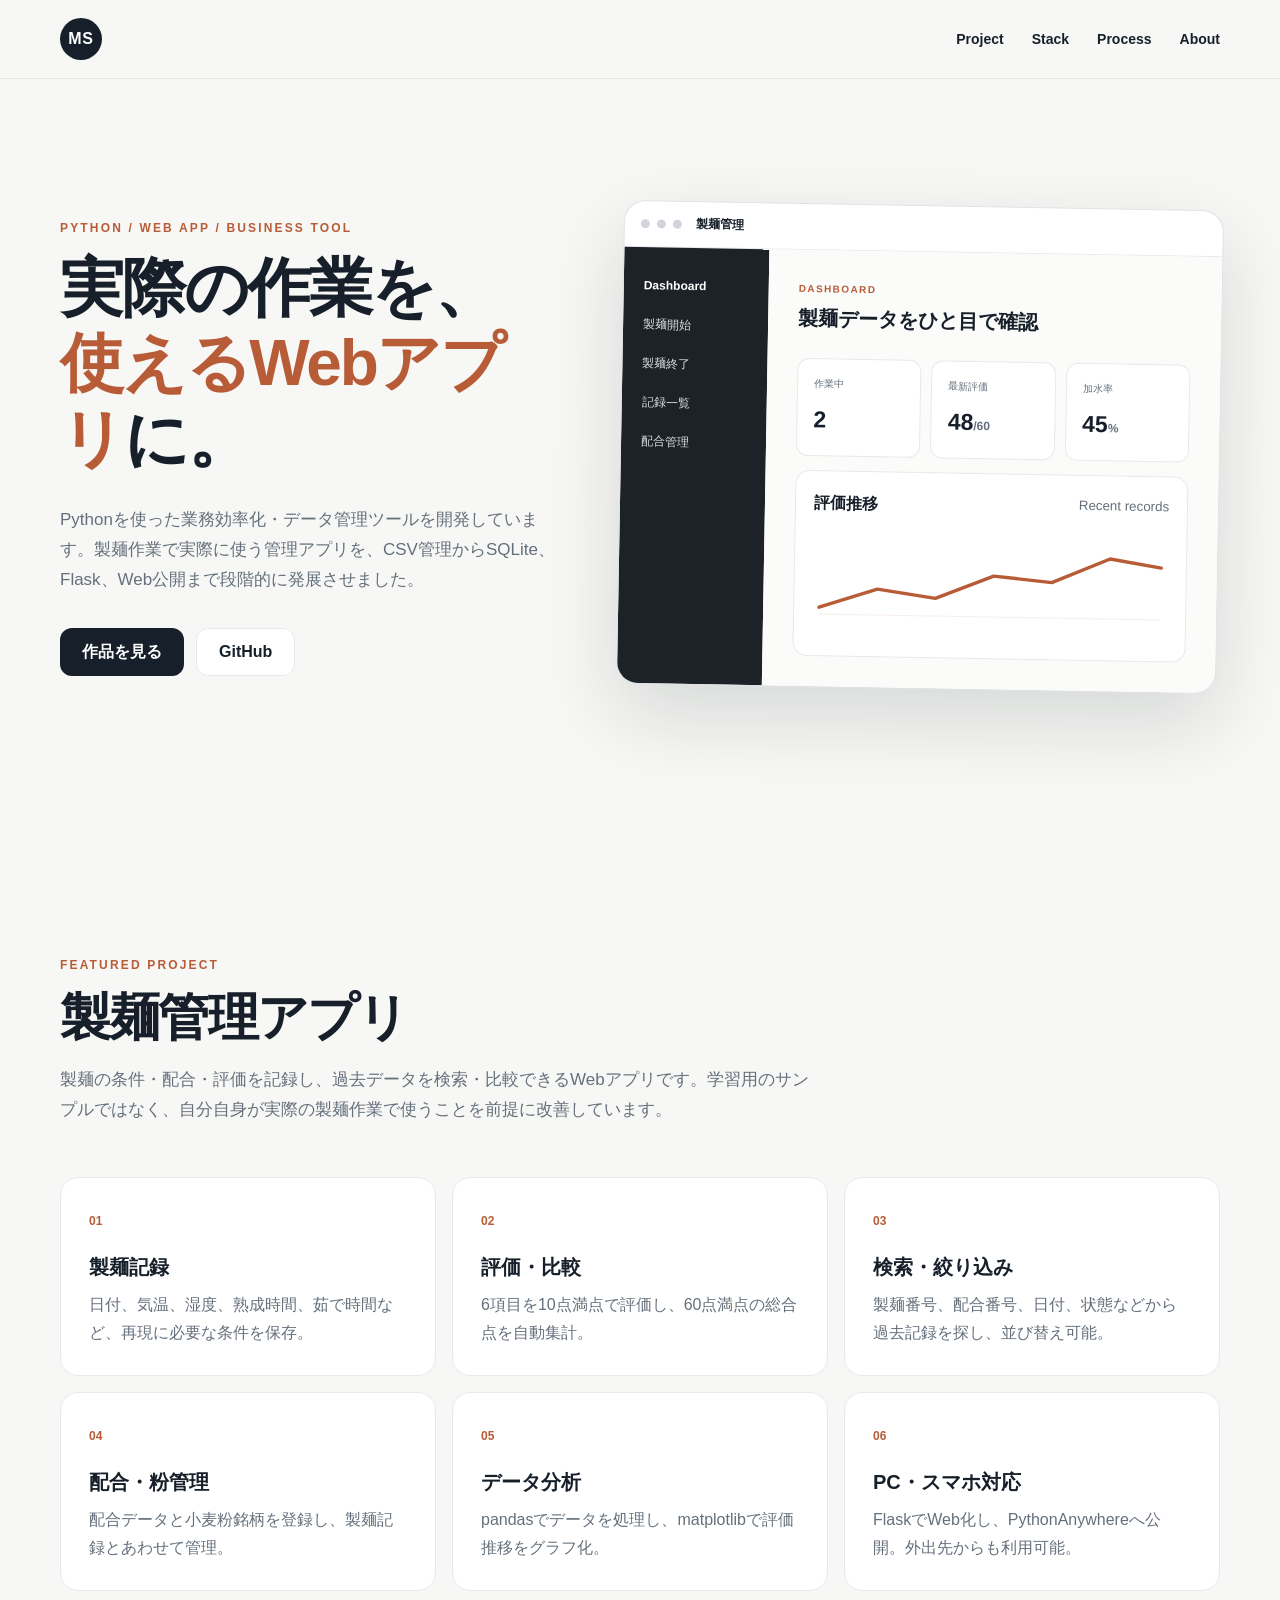
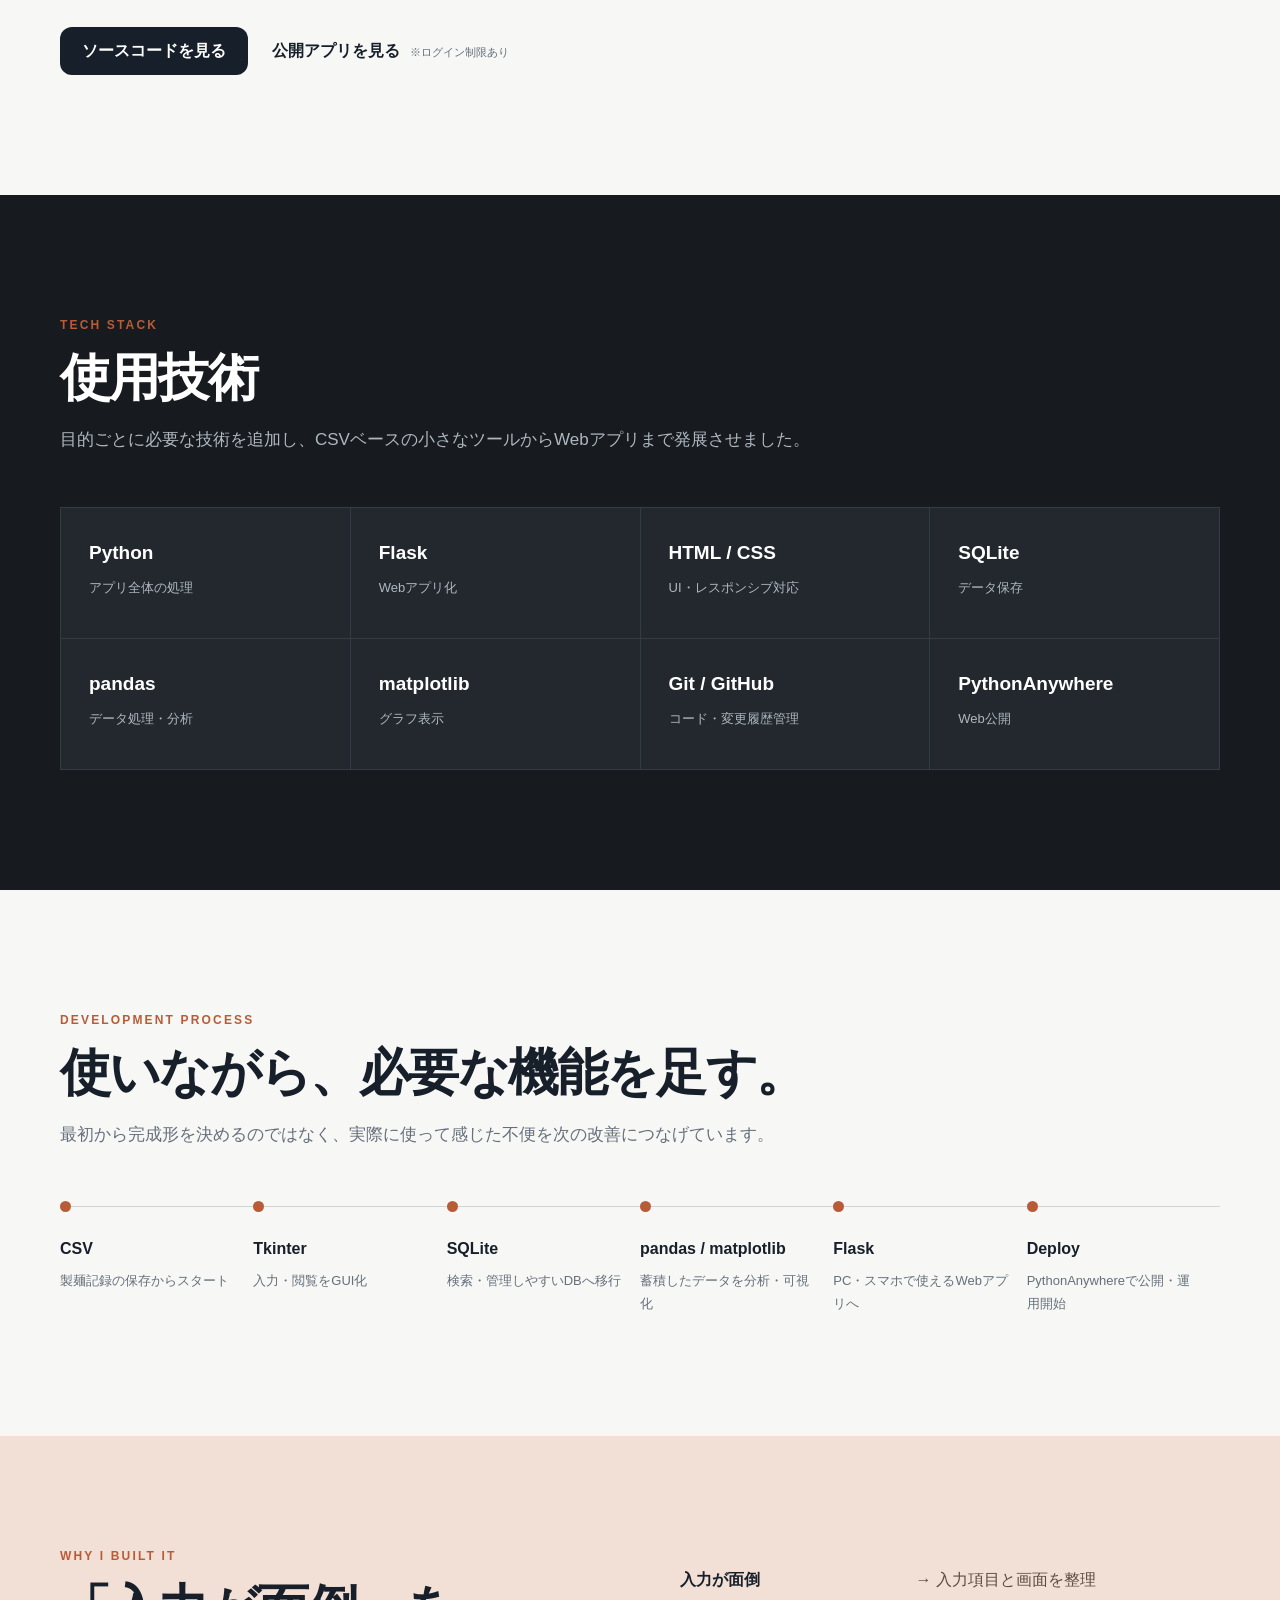
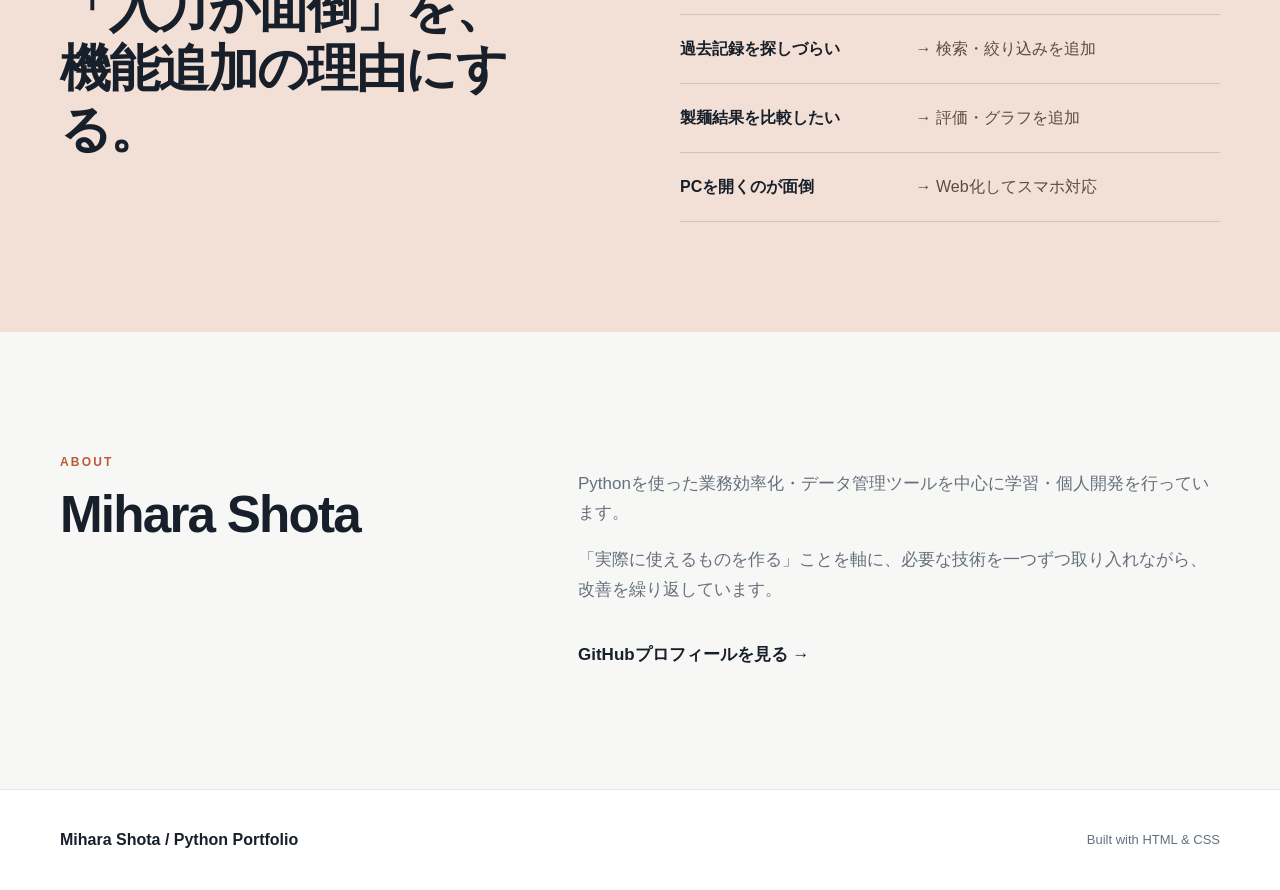
<file: docs/index.html>
<!doctype html>
<html lang="ja">
<head>
  <meta charset="utf-8">
  <meta name="viewport" content="width=device-width, initial-scale=1">
  <meta name="description" content="Python・Flask・SQLiteで開発した製麺管理アプリのポートフォリオ">
  <title>Mihara Shota | Python Portfolio</title>
  <link rel="stylesheet" href="style.css">
</head>
<body>
  <header class="site-header">
    <a class="brand" href="#top">MS</a>
    <nav aria-label="メインナビゲーション">
      <a href="#project">Project</a>
      <a href="#stack">Stack</a>
      <a href="#process">Process</a>
      <a href="#about">About</a>
    </nav>
  </header>

  <main id="top">
    <section class="hero section-shell">
      <div class="hero-copy">
        <p class="eyebrow">PYTHON / WEB APP / BUSINESS TOOL</p>
        <h1>実際の作業を、<br><span>使えるWebアプリ</span>に。</h1>
        <p class="hero-lead">Pythonを使った業務効率化・データ管理ツールを開発しています。製麺作業で実際に使う管理アプリを、CSV管理からSQLite、Flask、Web公開まで段階的に発展させました。</p>
        <div class="actions">
          <a class="button primary" href="#project">作品を見る</a>
          <a class="button secondary" href="https://github.com/mihara2140-glitch/udon-production-manager" target="_blank" rel="noreferrer">GitHub</a>
        </div>
      </div>

      <div class="app-preview" aria-label="製麺管理アプリのイメージ">
        <div class="preview-bar"><span></span><span></span><span></span><strong>製麺管理</strong></div>
        <div class="preview-body">
          <aside>
            <b>Dashboard</b>
            <span>製麺開始</span>
            <span>製麺終了</span>
            <span>記録一覧</span>
            <span>配合管理</span>
          </aside>
          <div class="preview-main">
            <p class="mini-label">DASHBOARD</p>
            <h3>製麺データをひと目で確認</h3>
            <div class="kpis">
              <div><small>作業中</small><b>2</b></div>
              <div><small>最新評価</small><b>48<span>/60</span></b></div>
              <div><small>加水率</small><b>45<span>%</span></b></div>
            </div>
            <div class="chart-card">
              <div class="chart-title"><b>評価推移</b><small>Recent records</small></div>
              <svg viewBox="0 0 520 150" role="img" aria-label="評価推移のイメージ">
                <polyline points="10,120 95,92 180,104 265,70 350,78 435,42 510,54" fill="none" stroke="currentColor" stroke-width="5" stroke-linecap="round" stroke-linejoin="round"/>
                <line x1="10" y1="130" x2="510" y2="130" stroke="currentColor" opacity=".15"/>
              </svg>
            </div>
          </div>
        </div>
      </div>
    </section>

    <section id="project" class="section-shell project-section">
      <div class="section-heading">
        <p class="eyebrow">FEATURED PROJECT</p>
        <h2>製麺管理アプリ</h2>
        <p>製麺の条件・配合・評価を記録し、過去データを検索・比較できるWebアプリです。学習用のサンプルではなく、自分自身が実際の製麺作業で使うことを前提に改善しています。</p>
      </div>

      <div class="feature-grid">
        <article><span>01</span><h3>製麺記録</h3><p>日付、気温、湿度、熟成時間、茹で時間など、再現に必要な条件を保存。</p></article>
        <article><span>02</span><h3>評価・比較</h3><p>6項目を10点満点で評価し、60点満点の総合点を自動集計。</p></article>
        <article><span>03</span><h3>検索・絞り込み</h3><p>製麺番号、配合番号、日付、状態などから過去記録を探し、並び替え可能。</p></article>
        <article><span>04</span><h3>配合・粉管理</h3><p>配合データと小麦粉銘柄を登録し、製麺記録とあわせて管理。</p></article>
        <article><span>05</span><h3>データ分析</h3><p>pandasでデータを処理し、matplotlibで評価推移をグラフ化。</p></article>
        <article><span>06</span><h3>PC・スマホ対応</h3><p>FlaskでWeb化し、PythonAnywhereへ公開。外出先からも利用可能。</p></article>
      </div>

      <div class="project-links">
        <a class="button primary" href="https://github.com/mihara2140-glitch/udon-production-manager" target="_blank" rel="noreferrer">ソースコードを見る</a>
        <a class="text-link" href="https://mihara2140.pythonanywhere.com" target="_blank" rel="noreferrer">公開アプリを見る <span>※ログイン制限あり</span></a>
      </div>
    </section>

    <section id="stack" class="dark-section">
      <div class="section-shell">
        <div class="section-heading light">
          <p class="eyebrow">TECH STACK</p>
          <h2>使用技術</h2>
          <p>目的ごとに必要な技術を追加し、CSVベースの小さなツールからWebアプリまで発展させました。</p>
        </div>
        <div class="stack-grid">
          <div><b>Python</b><span>アプリ全体の処理</span></div>
          <div><b>Flask</b><span>Webアプリ化</span></div>
          <div><b>HTML / CSS</b><span>UI・レスポンシブ対応</span></div>
          <div><b>SQLite</b><span>データ保存</span></div>
          <div><b>pandas</b><span>データ処理・分析</span></div>
          <div><b>matplotlib</b><span>グラフ表示</span></div>
          <div><b>Git / GitHub</b><span>コード・変更履歴管理</span></div>
          <div><b>PythonAnywhere</b><span>Web公開</span></div>
        </div>
      </div>
    </section>

    <section id="process" class="section-shell process-section">
      <div class="section-heading">
        <p class="eyebrow">DEVELOPMENT PROCESS</p>
        <h2>使いながら、必要な機能を足す。</h2>
        <p>最初から完成形を決めるのではなく、実際に使って感じた不便を次の改善につなげています。</p>
      </div>
      <ol class="timeline">
        <li><b>CSV</b><span>製麺記録の保存からスタート</span></li>
        <li><b>Tkinter</b><span>入力・閲覧をGUI化</span></li>
        <li><b>SQLite</b><span>検索・管理しやすいDBへ移行</span></li>
        <li><b>pandas / matplotlib</b><span>蓄積したデータを分析・可視化</span></li>
        <li><b>Flask</b><span>PC・スマホで使えるWebアプリへ</span></li>
        <li><b>Deploy</b><span>PythonAnywhereで公開・運用開始</span></li>
      </ol>
    </section>

    <section class="problem-solution">
      <div class="section-shell quote-grid">
        <div>
          <p class="eyebrow">WHY I BUILT IT</p>
          <h2>「入力が面倒」を、<br>機能追加の理由にする。</h2>
        </div>
        <div class="improvement-list">
          <p><b>入力が面倒</b><span>→ 入力項目と画面を整理</span></p>
          <p><b>過去記録を探しづらい</b><span>→ 検索・絞り込みを追加</span></p>
          <p><b>製麺結果を比較したい</b><span>→ 評価・グラフを追加</span></p>
          <p><b>PCを開くのが面倒</b><span>→ Web化してスマホ対応</span></p>
        </div>
      </div>
    </section>

    <section id="about" class="section-shell about-section">
      <div>
        <p class="eyebrow">ABOUT</p>
        <h2>Mihara Shota</h2>
      </div>
      <div>
        <p>Pythonを使った業務効率化・データ管理ツールを中心に学習・個人開発を行っています。</p>
        <p>「実際に使えるものを作る」ことを軸に、必要な技術を一つずつ取り入れながら、改善を繰り返しています。</p>
        <a class="text-link" href="https://github.com/mihara2140-glitch" target="_blank" rel="noreferrer">GitHubプロフィールを見る →</a>
      </div>
    </section>
  </main>

  <footer>
    <div class="section-shell footer-inner">
      <b>Mihara Shota / Python Portfolio</b>
      <span>Built with HTML & CSS</span>
    </div>
  </footer>
</body>
</html>
</file>
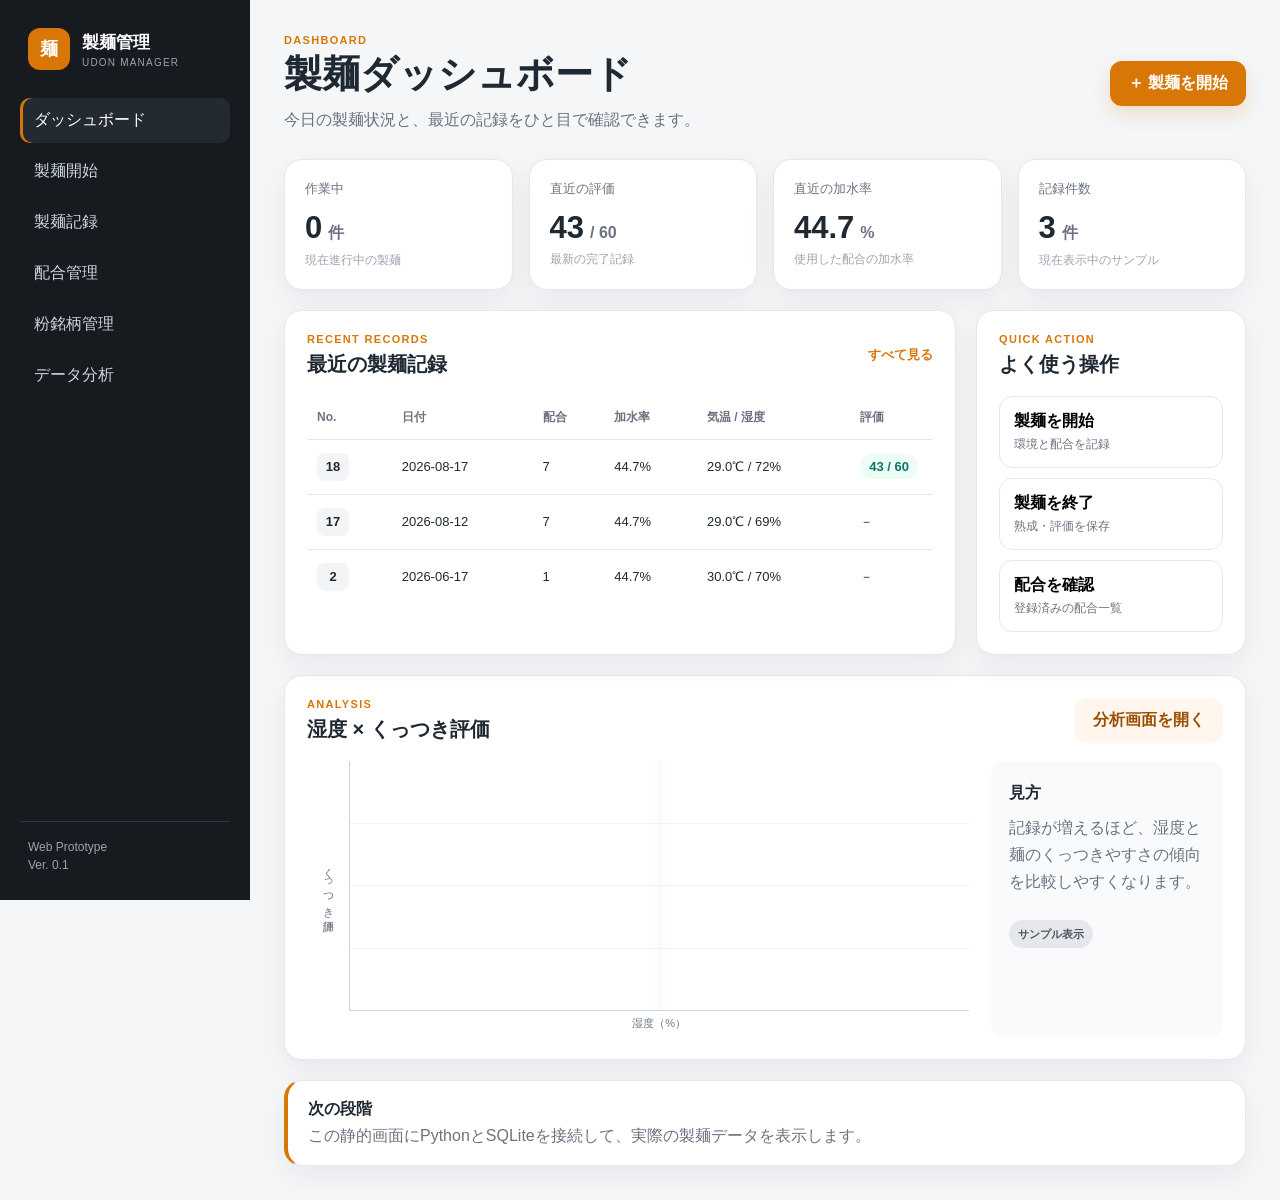
<file: web/index.html>
<!DOCTYPE html>
<html lang="ja">
<head>
    <meta charset="UTF-8">
    <meta name="viewport" content="width=device-width, initial-scale=1.0">
    <title>製麺管理アプリ - Web Prototype</title>
    <link rel="stylesheet" href="style.css">
</head>
<body>
    <div class="app-shell">
        <aside class="sidebar">
            <div class="brand">
                <div class="brand-mark">麺</div>
                <div>
                    <p class="brand-name">製麺管理</p>
                    <p class="brand-sub">UDON MANAGER</p>
                </div>
            </div>

            <nav class="nav-menu" aria-label="メインメニュー">
                <a class="nav-item active" href="#dashboard">ダッシュボード</a>
                <a class="nav-item" href="#start">製麺開始</a>
                <a class="nav-item" href="#records">製麺記録</a>
                <a class="nav-item" href="#recipes">配合管理</a>
                <a class="nav-item" href="#flours">粉銘柄管理</a>
                <a class="nav-item" href="#analysis">データ分析</a>
            </nav>

            <div class="sidebar-footer">
                <p>Web Prototype</p>
                <span>Ver. 0.1</span>
            </div>
        </aside>

        <main class="main-content" id="dashboard">
            <header class="page-header">
                <div>
                    <p class="eyebrow">DASHBOARD</p>
                    <h1>製麺ダッシュボード</h1>
                    <p class="header-copy">今日の製麺状況と、最近の記録をひと目で確認できます。</p>
                </div>
                <button class="primary-button" type="button">＋ 製麺を開始</button>
            </header>

            <section class="kpi-grid" aria-label="製麺状況">
                <article class="kpi-card">
                    <p class="kpi-label">作業中</p>
                    <div class="kpi-row">
                        <strong>0</strong>
                        <span>件</span>
                    </div>
                    <p class="kpi-note">現在進行中の製麺</p>
                </article>

                <article class="kpi-card">
                    <p class="kpi-label">直近の評価</p>
                    <div class="kpi-row">
                        <strong>43</strong>
                        <span>/ 60</span>
                    </div>
                    <p class="kpi-note">最新の完了記録</p>
                </article>

                <article class="kpi-card">
                    <p class="kpi-label">直近の加水率</p>
                    <div class="kpi-row">
                        <strong>44.7</strong>
                        <span>%</span>
                    </div>
                    <p class="kpi-note">使用した配合の加水率</p>
                </article>

                <article class="kpi-card">
                    <p class="kpi-label">記録件数</p>
                    <div class="kpi-row">
                        <strong>3</strong>
                        <span>件</span>
                    </div>
                    <p class="kpi-note">現在表示中のサンプル</p>
                </article>
            </section>

            <section class="content-grid">
                <article class="panel records-panel" id="records">
                    <div class="panel-header">
                        <div>
                            <p class="panel-kicker">RECENT RECORDS</p>
                            <h2>最近の製麺記録</h2>
                        </div>
                        <a href="#records" class="text-link">すべて見る</a>
                    </div>

                    <div class="table-wrap">
                        <table>
                            <thead>
                                <tr>
                                    <th>No.</th>
                                    <th>日付</th>
                                    <th>配合</th>
                                    <th>加水率</th>
                                    <th>気温 / 湿度</th>
                                    <th>評価</th>
                                </tr>
                            </thead>
                            <tbody>
                                <tr>
                                    <td><span class="record-no">18</span></td>
                                    <td>2026-08-17</td>
                                    <td>7</td>
                                    <td>44.7%</td>
                                    <td>29.0℃ / 72%</td>
                                    <td><span class="score-badge">43 / 60</span></td>
                                </tr>
                                <tr>
                                    <td><span class="record-no">17</span></td>
                                    <td>2026-08-12</td>
                                    <td>7</td>
                                    <td>44.7%</td>
                                    <td>29.0℃ / 69%</td>
                                    <td>－</td>
                                </tr>
                                <tr>
                                    <td><span class="record-no">2</span></td>
                                    <td>2026-06-17</td>
                                    <td>1</td>
                                    <td>44.7%</td>
                                    <td>30.0℃ / 70%</td>
                                    <td>－</td>
                                </tr>
                            </tbody>
                        </table>
                    </div>
                </article>

                <article class="panel quick-panel" id="start">
                    <div class="panel-header">
                        <div>
                            <p class="panel-kicker">QUICK ACTION</p>
                            <h2>よく使う操作</h2>
                        </div>
                    </div>

                    <div class="quick-actions">
                        <button type="button" class="quick-button">
                            <span class="quick-title">製麺を開始</span>
                            <span class="quick-copy">環境と配合を記録</span>
                        </button>
                        <button type="button" class="quick-button">
                            <span class="quick-title">製麺を終了</span>
                            <span class="quick-copy">熟成・評価を保存</span>
                        </button>
                        <button type="button" class="quick-button" id="recipes">
                            <span class="quick-title">配合を確認</span>
                            <span class="quick-copy">登録済みの配合一覧</span>
                        </button>
                    </div>
                </article>
            </section>

            <section class="panel analysis-panel" id="analysis">
                <div class="panel-header">
                    <div>
                        <p class="panel-kicker">ANALYSIS</p>
                        <h2>湿度 × くっつき評価</h2>
                    </div>
                    <button class="secondary-button" type="button">分析画面を開く</button>
                </div>

                <div class="chart-layout">
                    <div class="chart-box" aria-label="湿度とくっつき評価のサンプルグラフ">
                        <div class="chart-y-label">くっつき評価</div>
                        <div class="chart-area">
                            <span class="grid-line line-1"></span>
                            <span class="grid-line line-2"></span>
                            <span class="grid-line line-3"></span>
                            <span class="chart-dot dot-1" title="No.18"></span>
                            <span class="chart-dot dot-2" title="No.17"></span>
                            <span class="chart-dot dot-3" title="No.2"></span>
                        </div>
                        <div class="chart-x-label">湿度（%）</div>
                    </div>

                    <div class="analysis-note">
                        <p class="analysis-note-title">見方</p>
                        <p>記録が増えるほど、湿度と麺のくっつきやすさの傾向を比較しやすくなります。</p>
                        <div class="note-chip">サンプル表示</div>
                    </div>
                </div>
            </section>

            <section class="mobile-hint" id="flours">
                <strong>次の段階</strong>
                <p>この静的画面にPythonとSQLiteを接続して、実際の製麺データを表示します。</p>
            </section>
        </main>
    </div>
</body>
</html>
</file>
<file: docs/style.css>
:root {
  --ink: #17202a;
  --muted: #65707c;
  --line: #e6e9ed;
  --paper: #f7f7f5;
  --white: #ffffff;
  --accent: #b85c38;
  --accent-soft: #f2dfd5;
  --dark: #171b1f;
  --dark-2: #22282e;
}

* { box-sizing: border-box; }
html { scroll-behavior: smooth; }
body {
  margin: 0;
  color: var(--ink);
  background: var(--paper);
  font-family: -apple-system, BlinkMacSystemFont, "Segoe UI", "Hiragino Kaku Gothic ProN", "Yu Gothic", Meiryo, sans-serif;
  line-height: 1.75;
}

a { color: inherit; }
.section-shell { width: min(1160px, calc(100% - 48px)); margin: 0 auto; }

.site-header {
  position: sticky;
  top: 0;
  z-index: 20;
  display: flex;
  justify-content: space-between;
  align-items: center;
  padding: 18px max(24px, calc((100vw - 1160px) / 2));
  background: rgba(247,247,245,.9);
  backdrop-filter: blur(14px);
  border-bottom: 1px solid rgba(23,32,42,.08);
}
.brand {
  display: grid;
  place-items: center;
  width: 42px;
  height: 42px;
  border-radius: 50%;
  background: var(--ink);
  color: white;
  text-decoration: none;
  font-weight: 800;
  letter-spacing: .05em;
}
nav { display: flex; gap: 28px; }
nav a { text-decoration: none; font-size: 14px; font-weight: 700; }

.hero {
  min-height: 84vh;
  display: grid;
  grid-template-columns: .95fr 1.15fr;
  align-items: center;
  gap: 64px;
  padding: 90px 0 110px;
}
.eyebrow {
  margin: 0 0 12px;
  color: var(--accent);
  font-size: 12px;
  font-weight: 800;
  letter-spacing: .18em;
}
.hero h1, .section-heading h2, .about-section h2, .problem-solution h2 {
  margin: 0;
  line-height: 1.18;
  letter-spacing: -.035em;
}
.hero h1 { font-size: clamp(46px, 5vw, 74px); }
.hero h1 span { color: var(--accent); }
.hero-lead { max-width: 640px; margin: 28px 0 0; color: var(--muted); font-size: 17px; }
.actions { display: flex; gap: 12px; margin-top: 34px; flex-wrap: wrap; }
.button {
  display: inline-flex;
  align-items: center;
  justify-content: center;
  min-height: 48px;
  padding: 0 22px;
  border-radius: 12px;
  text-decoration: none;
  font-weight: 800;
}
.button.primary { background: var(--ink); color: white; }
.button.secondary { border: 1px solid var(--line); background: white; }

.app-preview {
  overflow: hidden;
  border: 1px solid #dfe3e7;
  border-radius: 22px;
  background: white;
  box-shadow: 0 30px 80px rgba(23,32,42,.14);
  transform: rotate(1deg);
}
.preview-bar {
  height: 46px;
  display: flex;
  align-items: center;
  gap: 7px;
  padding: 0 16px;
  border-bottom: 1px solid var(--line);
}
.preview-bar span { width: 9px; height: 9px; border-radius: 50%; background: #cfd5da; }
.preview-bar strong { margin-left: 7px; font-size: 12px; }
.preview-body { display: grid; grid-template-columns: 145px 1fr; min-height: 410px; }
.preview-body aside { padding: 28px 20px; background: #1c2228; color: #d7dde2; display: flex; flex-direction: column; gap: 18px; font-size: 12px; }
.preview-body aside b { color: white; }
.preview-main { padding: 30px; background: #fbfbfa; }
.preview-main h3 { margin: 3px 0 22px; font-size: 20px; }
.mini-label { margin: 0; color: var(--accent); font-size: 10px; font-weight: 800; letter-spacing: .14em; }
.kpis { display: grid; grid-template-columns: repeat(3, 1fr); gap: 10px; }
.kpis div { padding: 16px; border: 1px solid var(--line); border-radius: 12px; background: white; }
.kpis small { display: block; color: var(--muted); font-size: 10px; }
.kpis b { display: block; margin-top: 7px; font-size: 23px; }
.kpis b span { font-size: 12px; color: var(--muted); }
.chart-card { margin-top: 14px; padding: 18px; border: 1px solid var(--line); border-radius: 14px; background: white; color: var(--accent); }
.chart-title { display: flex; justify-content: space-between; color: var(--ink); }
.chart-title small { color: var(--muted); }
.chart-card svg { width: 100%; height: auto; margin-top: 8px; }

.project-section, .process-section, .about-section { padding: 120px 0; }
.section-heading { max-width: 760px; }
.section-heading h2, .about-section h2, .problem-solution h2 { font-size: clamp(34px, 4vw, 54px); }
.section-heading > p:last-child { color: var(--muted); font-size: 17px; }
.feature-grid { display: grid; grid-template-columns: repeat(3, 1fr); gap: 16px; margin-top: 52px; }
.feature-grid article {
  padding: 28px;
  background: white;
  border: 1px solid var(--line);
  border-radius: 18px;
}
.feature-grid article > span { color: var(--accent); font-size: 12px; font-weight: 800; }
.feature-grid h3 { margin: 16px 0 6px; font-size: 20px; }
.feature-grid p { margin: 0; color: var(--muted); }
.project-links { display: flex; align-items: center; gap: 24px; flex-wrap: wrap; margin-top: 36px; }
.text-link { font-weight: 800; text-decoration: none; }
.text-link span { display: inline-block; color: var(--muted); font-size: 11px; font-weight: 500; margin-left: 6px; }

.dark-section { background: var(--dark); color: white; padding: 120px 0; }
.section-heading.light > p:last-child { color: #aeb7bf; }
.stack-grid { display: grid; grid-template-columns: repeat(4, 1fr); gap: 1px; margin-top: 52px; background: #343b42; border: 1px solid #343b42; }
.stack-grid div { padding: 28px; background: var(--dark-2); min-height: 130px; }
.stack-grid b { display: block; font-size: 19px; }
.stack-grid span { display: block; margin-top: 8px; color: #aeb7bf; font-size: 13px; }

.timeline { list-style: none; margin: 56px 0 0; padding: 0; display: grid; grid-template-columns: repeat(6, 1fr); border-top: 1px solid #cfd4d8; }
.timeline li { position: relative; padding: 28px 18px 0 0; }
.timeline li::before { content: ""; position: absolute; top: -6px; left: 0; width: 11px; height: 11px; border-radius: 50%; background: var(--accent); }
.timeline b, .timeline span { display: block; }
.timeline span { margin-top: 7px; color: var(--muted); font-size: 13px; }

.problem-solution { background: var(--accent-soft); padding: 110px 0; }
.quote-grid { display: grid; grid-template-columns: 1fr 1fr; gap: 80px; align-items: start; }
.improvement-list p { display: grid; grid-template-columns: 1fr 1.4fr; gap: 18px; margin: 0; padding: 20px 0; border-bottom: 1px solid rgba(23,32,42,.15); }
.improvement-list span { color: #5d4a42; }

.about-section { display: grid; grid-template-columns: .8fr 1.2fr; gap: 90px; }
.about-section > div:last-child { max-width: 660px; color: var(--muted); font-size: 17px; }
.about-section .text-link { display: inline-block; margin-top: 18px; color: var(--ink); }

footer { border-top: 1px solid var(--line); background: white; }
.footer-inner { min-height: 100px; display: flex; justify-content: space-between; align-items: center; gap: 20px; }
.footer-inner span { color: var(--muted); font-size: 13px; }

@media (max-width: 900px) {
  nav { display: none; }
  .hero { grid-template-columns: 1fr; gap: 46px; padding-top: 64px; }
  .app-preview { transform: none; }
  .feature-grid { grid-template-columns: repeat(2, 1fr); }
  .stack-grid { grid-template-columns: repeat(2, 1fr); }
  .timeline { grid-template-columns: repeat(3, 1fr); row-gap: 34px; }
  .quote-grid, .about-section { grid-template-columns: 1fr; gap: 44px; }
}

@media (max-width: 600px) {
  .section-shell { width: min(100% - 30px, 1160px); }
  .site-header { padding: 14px 15px; }
  .hero { padding: 46px 0 80px; min-height: auto; }
  .hero h1 { font-size: 42px; }
  .hero-lead { font-size: 15px; }
  .preview-body { grid-template-columns: 1fr; }
  .preview-body aside { display: none; }
  .preview-main { padding: 18px; }
  .kpis { grid-template-columns: 1fr 1fr; }
  .kpis div:last-child { grid-column: span 2; }
  .project-section, .process-section, .about-section, .dark-section { padding: 80px 0; }
  .feature-grid, .stack-grid { grid-template-columns: 1fr; }
  .timeline { grid-template-columns: 1fr; border-top: none; border-left: 1px solid #cfd4d8; margin-left: 6px; }
  .timeline li { padding: 0 0 30px 26px; }
  .timeline li::before { top: 6px; left: -6px; }
  .problem-solution { padding: 80px 0; }
  .improvement-list p { grid-template-columns: 1fr; gap: 2px; }
  .footer-inner { flex-direction: column; justify-content: center; align-items: flex-start; }
}
</file>
<file: web/style.css>
:root {
    --bg: #f4f6f8;
    --panel: #ffffff;
    --sidebar: #171b20;
    --sidebar-soft: #242a31;
    --text: #1f2933;
    --muted: #6b7280;
    --line: #e5e7eb;
    --accent: #d97706;
    --accent-soft: #fff7ed;
    --success: #0f766e;
    --shadow: 0 10px 30px rgba(15, 23, 42, 0.06);
    --radius: 18px;
}

* {
    box-sizing: border-box;
}

html {
    scroll-behavior: smooth;
}

body {
    margin: 0;
    font-family: "Segoe UI", "Yu Gothic UI", "Meiryo", sans-serif;
    background: var(--bg);
    color: var(--text);
}

button,
a,
input,
select,
textarea {
    font: inherit;
}

button {
    cursor: pointer;
}

.app-shell {
    min-height: 100vh;
    display: grid;
    grid-template-columns: 250px minmax(0, 1fr);
}

.sidebar {
    position: sticky;
    top: 0;
    height: 100vh;
    background: var(--sidebar);
    color: #fff;
    padding: 28px 20px;
    display: flex;
    flex-direction: column;
}

.brand {
    display: flex;
    align-items: center;
    gap: 12px;
    padding: 0 8px 28px;
}

.brand-mark {
    width: 42px;
    height: 42px;
    border-radius: 12px;
    display: grid;
    place-items: center;
    background: var(--accent);
    color: #fff;
    font-weight: 800;
    font-size: 18px;
}

.brand-name,
.brand-sub {
    margin: 0;
}

.brand-name {
    font-weight: 800;
    font-size: 17px;
}

.brand-sub {
    margin-top: 3px;
    font-size: 10px;
    letter-spacing: 0.12em;
    color: #9ca3af;
}

.nav-menu {
    display: grid;
    gap: 6px;
}

.nav-item {
    color: #cbd5e1;
    text-decoration: none;
    padding: 12px 14px;
    border-radius: 10px;
    transition: 0.15s ease;
}

.nav-item:hover,
.nav-item.active {
    background: var(--sidebar-soft);
    color: #fff;
}

.nav-item.active {
    box-shadow: inset 3px 0 0 var(--accent);
}

.sidebar-footer {
    margin-top: auto;
    padding: 18px 8px 0;
    border-top: 1px solid #30363d;
    color: #9ca3af;
    font-size: 12px;
}

.sidebar-footer p {
    margin: 0 0 4px;
}

.main-content {
    padding: 34px;
    min-width: 0;
}

.page-header {
    display: flex;
    align-items: center;
    justify-content: space-between;
    gap: 24px;
    margin-bottom: 26px;
}

.eyebrow,
.panel-kicker {
    margin: 0 0 6px;
    color: var(--accent);
    font-size: 11px;
    font-weight: 800;
    letter-spacing: 0.12em;
}

h1,
h2,
p {
    margin-top: 0;
}

h1 {
    margin-bottom: 8px;
    font-size: clamp(28px, 3vw, 38px);
    line-height: 1.2;
}

h2 {
    margin-bottom: 0;
    font-size: 20px;
}

.header-copy {
    margin-bottom: 0;
    color: var(--muted);
    line-height: 1.7;
}

.primary-button,
.secondary-button,
.primary-link,
.secondary-link {
    border: 0;
    border-radius: 12px;
    padding: 12px 18px;
    font-weight: 700;
    text-decoration: none;
    display: inline-flex;
    align-items: center;
    justify-content: center;
}

.primary-button,
.primary-link {
    background: var(--accent);
    color: #fff;
    box-shadow: 0 8px 20px rgba(217, 119, 6, 0.2);
}

.primary-button:hover,
.primary-link:hover {
    filter: brightness(0.96);
}

.secondary-button {
    background: var(--accent-soft);
    color: #9a4e03;
}

.secondary-link {
    background: #fff;
    color: var(--text);
    border: 1px solid var(--line);
}

.secondary-link:hover {
    background: #f8fafc;
}

.kpi-grid {
    display: grid;
    grid-template-columns: repeat(4, minmax(0, 1fr));
    gap: 16px;
    margin-bottom: 20px;
}

.kpi-card,
.panel,
.mobile-hint {
    background: var(--panel);
    border: 1px solid var(--line);
    border-radius: var(--radius);
    box-shadow: var(--shadow);
}

.kpi-card {
    padding: 20px;
}

.kpi-label {
    color: var(--muted);
    font-size: 13px;
    margin-bottom: 14px;
}

.kpi-row {
    display: flex;
    align-items: baseline;
    gap: 6px;
    margin-bottom: 8px;
}

.kpi-row strong {
    font-size: 31px;
    line-height: 1;
}

.kpi-row span {
    color: var(--muted);
    font-weight: 700;
}

.kpi-note {
    color: #9ca3af;
    font-size: 12px;
    margin-bottom: 0;
}

.content-grid {
    display: grid;
    grid-template-columns: minmax(0, 2fr) minmax(270px, 0.8fr);
    gap: 20px;
    margin-bottom: 20px;
}

.panel {
    padding: 22px;
}

.panel-header {
    display: flex;
    align-items: center;
    justify-content: space-between;
    gap: 16px;
    margin-bottom: 18px;
}

.text-link {
    color: var(--accent);
    text-decoration: none;
    font-size: 13px;
    font-weight: 700;
}

.table-wrap {
    width: 100%;
    overflow-x: auto;
}

table {
    width: 100%;
    border-collapse: collapse;
    min-width: 670px;
}

th,
td {
    padding: 13px 10px;
    text-align: left;
    border-bottom: 1px solid var(--line);
    white-space: nowrap;
    font-size: 13px;
}

th {
    color: var(--muted);
    font-size: 12px;
    font-weight: 700;
}

tbody tr:last-child td {
    border-bottom: 0;
}

tbody tr:hover {
    background: #fafafa;
}

.record-no {
    display: inline-grid;
    place-items: center;
    min-width: 32px;
    height: 28px;
    padding: 0 7px;
    border-radius: 8px;
    background: #f3f4f6;
    font-weight: 800;
}

.score-badge {
    display: inline-block;
    padding: 5px 9px;
    border-radius: 999px;
    background: #ecfdf5;
    color: var(--success);
    font-weight: 800;
}

.quick-actions {
    display: grid;
    gap: 10px;
}

.quick-button {
    width: 100%;
    text-align: left;
    border: 1px solid var(--line);
    background: #fff;
    border-radius: 13px;
    padding: 14px;
    transition: 0.15s ease;
}

.quick-button:hover {
    border-color: #fdba74;
    background: var(--accent-soft);
    transform: translateY(-1px);
}

.quick-link {
    color: inherit;
    text-decoration: none;
    display: block;
}

.quick-title,
.quick-copy {
    display: block;
}

.quick-title {
    margin-bottom: 4px;
    font-weight: 800;
}

.quick-copy {
    color: var(--muted);
    font-size: 12px;
}

.analysis-panel {
    margin-bottom: 20px;
}

.chart-layout {
    display: grid;
    grid-template-columns: minmax(0, 2fr) minmax(220px, 0.7fr);
    gap: 22px;
    align-items: stretch;
}

.chart-box {
    display: grid;
    grid-template-columns: 42px 1fr;
    grid-template-rows: 250px 26px;
    min-height: 276px;
}

.chart-y-label,
.chart-x-label {
    color: var(--muted);
    font-size: 11px;
}

.chart-y-label {
    writing-mode: vertical-rl;
    display: grid;
    place-items: center;
}

.chart-x-label {
    grid-column: 2;
    display: grid;
    place-items: center;
}

.chart-area {
    position: relative;
    overflow: hidden;
    border-left: 1px solid #cbd5e1;
    border-bottom: 1px solid #cbd5e1;
    background: linear-gradient(to right, transparent 49%, #f8fafc 50%, transparent 51%);
}

.grid-line {
    position: absolute;
    left: 0;
    width: 100%;
    height: 1px;
    background: #eef2f7;
}

.line-1 { top: 25%; }
.line-2 { top: 50%; }
.line-3 { top: 75%; }

.chart-point {
    position: absolute;
    width: 13px;
    height: 13px;
    border-radius: 50%;
    background: var(--accent);
    box-shadow: 0 0 0 5px rgba(217, 119, 6, 0.12);
    transform: translate(-50%, -50%);
}

.chart-point-label {
    position: absolute;
    left: 50%;
    bottom: 17px;
    transform: translateX(-50%);
    font-size: 10px;
    font-weight: 800;
    color: #9a4e03;
    white-space: nowrap;
}

.chart-tick {
    position: absolute;
    left: 6px;
    z-index: 2;
    color: #94a3b8;
    font-size: 10px;
    transform: translateY(-50%);
}

.tick-60 { top: 6%; }
.tick-45 { top: 28%; }
.tick-30 { top: 50%; }
.tick-15 { top: 72%; }
.tick-0 { top: 94%; }

.chart-empty {
    position: absolute;
    inset: 0;
    display: grid;
    place-items: center;
    color: var(--muted);
    font-size: 13px;
}

.analysis-note {
    border-radius: 14px;
    background: #f8fafc;
    padding: 18px;
    color: var(--muted);
    line-height: 1.7;
}

.analysis-note-title {
    color: var(--text);
    font-weight: 800;
    margin-bottom: 8px;
}

.note-chip {
    display: inline-block;
    margin-top: 8px;
    padding: 5px 9px;
    border-radius: 999px;
    background: #e5e7eb;
    color: #4b5563;
    font-size: 11px;
    font-weight: 700;
}

.mobile-hint {
    padding: 18px 20px;
    border-left: 4px solid var(--accent);
}

.mobile-hint strong {
    display: block;
    margin-bottom: 6px;
}

.mobile-hint p {
    margin-bottom: 0;
    color: var(--muted);
}

.form-page {
    min-height: 100vh;
}

.form-shell {
    width: min(1120px, calc(100% - 32px));
    margin: 0 auto;
    padding: 42px 0 60px;
}

.form-header {
    display: flex;
    align-items: center;
    justify-content: space-between;
    gap: 24px;
    margin-bottom: 24px;
}

.form-grid {
    display: grid;
    grid-template-columns: minmax(0, 1.35fr) minmax(280px, 0.65fr);
    gap: 20px;
}

.form-panel {
    padding: 26px;
}

.field-grid,
.score-grid {
    display: grid;
    grid-template-columns: repeat(2, minmax(0, 1fr));
    gap: 18px;
}

.score-grid {
    grid-template-columns: repeat(3, minmax(0, 1fr));
    margin-top: 16px;
}

.field {
    display: grid;
    gap: 8px;
}

.field > span {
    font-size: 13px;
    font-weight: 800;
}

.field input,
.field select,
.field textarea {
    width: 100%;
    border: 1px solid #dbe1e7;
    border-radius: 11px;
    background: #fff;
    color: var(--text);
    padding: 12px 13px;
    outline: none;
}

.field input:focus,
.field select:focus,
.field textarea:focus {
    border-color: #f59e0b;
    box-shadow: 0 0 0 3px rgba(245, 158, 11, 0.12);
}

.field textarea {
    resize: vertical;
    line-height: 1.7;
}

.field-wide {
    grid-column: 1 / -1;
}

.form-actions {
    display: flex;
    justify-content: flex-end;
    align-items: center;
    gap: 12px;
    margin-top: 26px;
    padding-top: 20px;
    border-top: 1px solid var(--line);
}

.help-panel {
    align-self: start;
}

.recipe-list {
    display: grid;
    gap: 10px;
    margin-top: 18px;
    max-height: 540px;
    overflow-y: auto;
}

.recipe-item {
    display: grid;
    gap: 5px;
    padding: 13px;
    border: 1px solid var(--line);
    border-radius: 12px;
    background: #fafafa;
}

.recipe-item span {
    color: var(--muted);
    font-size: 12px;
}

.score-section {
    margin: 26px 0;
    padding: 22px 0;
    border-top: 1px solid var(--line);
    border-bottom: 1px solid var(--line);
}

.form-note {
    margin: 14px 0 0;
    color: var(--muted);
    font-size: 12px;
}

.error-box {
    margin-bottom: 18px;
    padding: 14px 16px;
    border: 1px solid #fecaca;
    border-radius: 12px;
    background: #fef2f2;
    color: #b91c1c;
    font-weight: 700;
}

.empty-state {
    text-align: center;
    padding: 48px 24px;
}

.empty-state p {
    color: var(--muted);
    margin: 10px 0 22px;
}

@media (max-width: 1050px) {
    .app-shell {
        grid-template-columns: 210px minmax(0, 1fr);
    }

    .main-content {
        padding: 24px;
    }

    .kpi-grid {
        grid-template-columns: repeat(2, minmax(0, 1fr));
    }

    .content-grid,
    .chart-layout,
    .form-grid {
        grid-template-columns: 1fr;
    }

    .help-panel {
        align-self: stretch;
    }
}

@media (max-width: 720px) {
    .app-shell {
        display: block;
    }

    .sidebar {
        position: static;
        width: 100%;
        height: auto;
        padding: 16px;
    }

    .brand {
        padding-bottom: 14px;
    }

    .nav-menu {
        display: flex;
        overflow-x: auto;
        gap: 6px;
        padding-bottom: 4px;
    }

    .nav-item {
        flex: 0 0 auto;
        padding: 9px 12px;
        font-size: 13px;
    }

    .sidebar-footer {
        display: none;
    }

    .main-content {
        padding: 20px 14px 40px;
    }

    .page-header,
    .form-header {
        align-items: flex-start;
        flex-direction: column;
    }

    .primary-button,
    .primary-link,
    .secondary-link {
        width: 100%;
    }

    .kpi-grid {
        grid-template-columns: 1fr 1fr;
        gap: 10px;
    }

    .kpi-card,
    .panel {
        border-radius: 14px;
    }

    .kpi-card {
        padding: 15px;
    }

    .kpi-row strong {
        font-size: 25px;
    }

    .panel {
        padding: 16px;
    }

    .panel-header {
        align-items: flex-start;
    }

    .secondary-button {
        padding: 9px 11px;
        font-size: 12px;
    }

    .form-shell {
        width: min(100% - 24px, 1120px);
        padding: 24px 0 40px;
    }

    .field-grid,
    .score-grid {
        grid-template-columns: 1fr;
    }

    .field-wide {
        grid-column: auto;
    }

    .form-actions {
        flex-direction: column-reverse;
        align-items: stretch;
    }
}

@media (max-width: 430px) {
    .kpi-grid {
        grid-template-columns: 1fr;
    }
}


/* Dashboard analysis expansion */
.analysis-summary-grid {
    display: grid;
    grid-template-columns: repeat(3, minmax(0, 1fr));
    gap: 14px;
    margin-bottom: 18px;
}

.analysis-summary-card,
.analysis-block {
    border: 1px solid var(--line);
    border-radius: 16px;
    background: #fff;
}

.analysis-summary-card {
    padding: 16px 18px;
}

.analysis-summary-label {
    margin: 0 0 7px;
    color: var(--muted);
    font-size: 12px;
    font-weight: 800;
}

.analysis-summary-value {
    margin: 0;
    font-size: 28px;
    font-weight: 900;
    letter-spacing: -0.03em;
}

.analysis-summary-value span {
    margin-left: 4px;
    color: var(--muted);
    font-size: 12px;
    font-weight: 700;
}

.analysis-summary-link {
    display: inline-block;
    margin-top: 7px;
    color: var(--accent);
    font-size: 12px;
    font-weight: 800;
    text-decoration: none;
}

.analysis-grid-main,
.analysis-grid-sub {
    display: grid;
    gap: 18px;
}

.analysis-grid-main {
    grid-template-columns: minmax(0, 1.45fr) minmax(280px, 0.75fr);
}

.analysis-grid-sub {
    grid-template-columns: repeat(2, minmax(0, 1fr));
    margin-top: 18px;
}

.analysis-block {
    padding: 18px;
}

.analysis-block-header {
    display: flex;
    align-items: flex-start;
    justify-content: space-between;
    gap: 14px;
    margin-bottom: 14px;
}

.analysis-block-header h3 {
    margin: 2px 0 0;
    font-size: 17px;
}

.analysis-caption {
    color: var(--muted);
    font-size: 11px;
    font-weight: 700;
    white-space: nowrap;
}

.metric-bars {
    display: grid;
    gap: 14px;
}

.metric-row {
    display: grid;
    gap: 6px;
}

.metric-label {
    display: flex;
    justify-content: space-between;
    gap: 12px;
    color: #374151;
    font-size: 12px;
    font-weight: 700;
}

.metric-label strong {
    color: #111827;
}

.metric-track {
    height: 9px;
    overflow: hidden;
    border-radius: 999px;
    background: #eef1f4;
}

.metric-fill {
    display: block;
    height: 100%;
    border-radius: inherit;
    background: var(--accent);
}

.analysis-help {
    margin: 14px 0 0;
    color: var(--muted);
    font-size: 11px;
    line-height: 1.6;
}

.analysis-table-wrap {
    overflow-x: auto;
}

.analysis-table {
    width: 100%;
    border-collapse: collapse;
}

.analysis-table th,
.analysis-table td {
    padding: 10px 9px;
    border-bottom: 1px solid var(--line);
    text-align: right;
    white-space: nowrap;
}

.analysis-table th:first-child,
.analysis-table td:first-child {
    text-align: left;
}

.analysis-table tbody tr:last-child td {
    border-bottom: 0;
}

@media (max-width: 980px) {
    .analysis-grid-main,
    .analysis-grid-sub {
        grid-template-columns: 1fr;
    }
}

@media (max-width: 720px) {
    .analysis-summary-grid {
        grid-template-columns: 1fr;
    }
}
</file>
